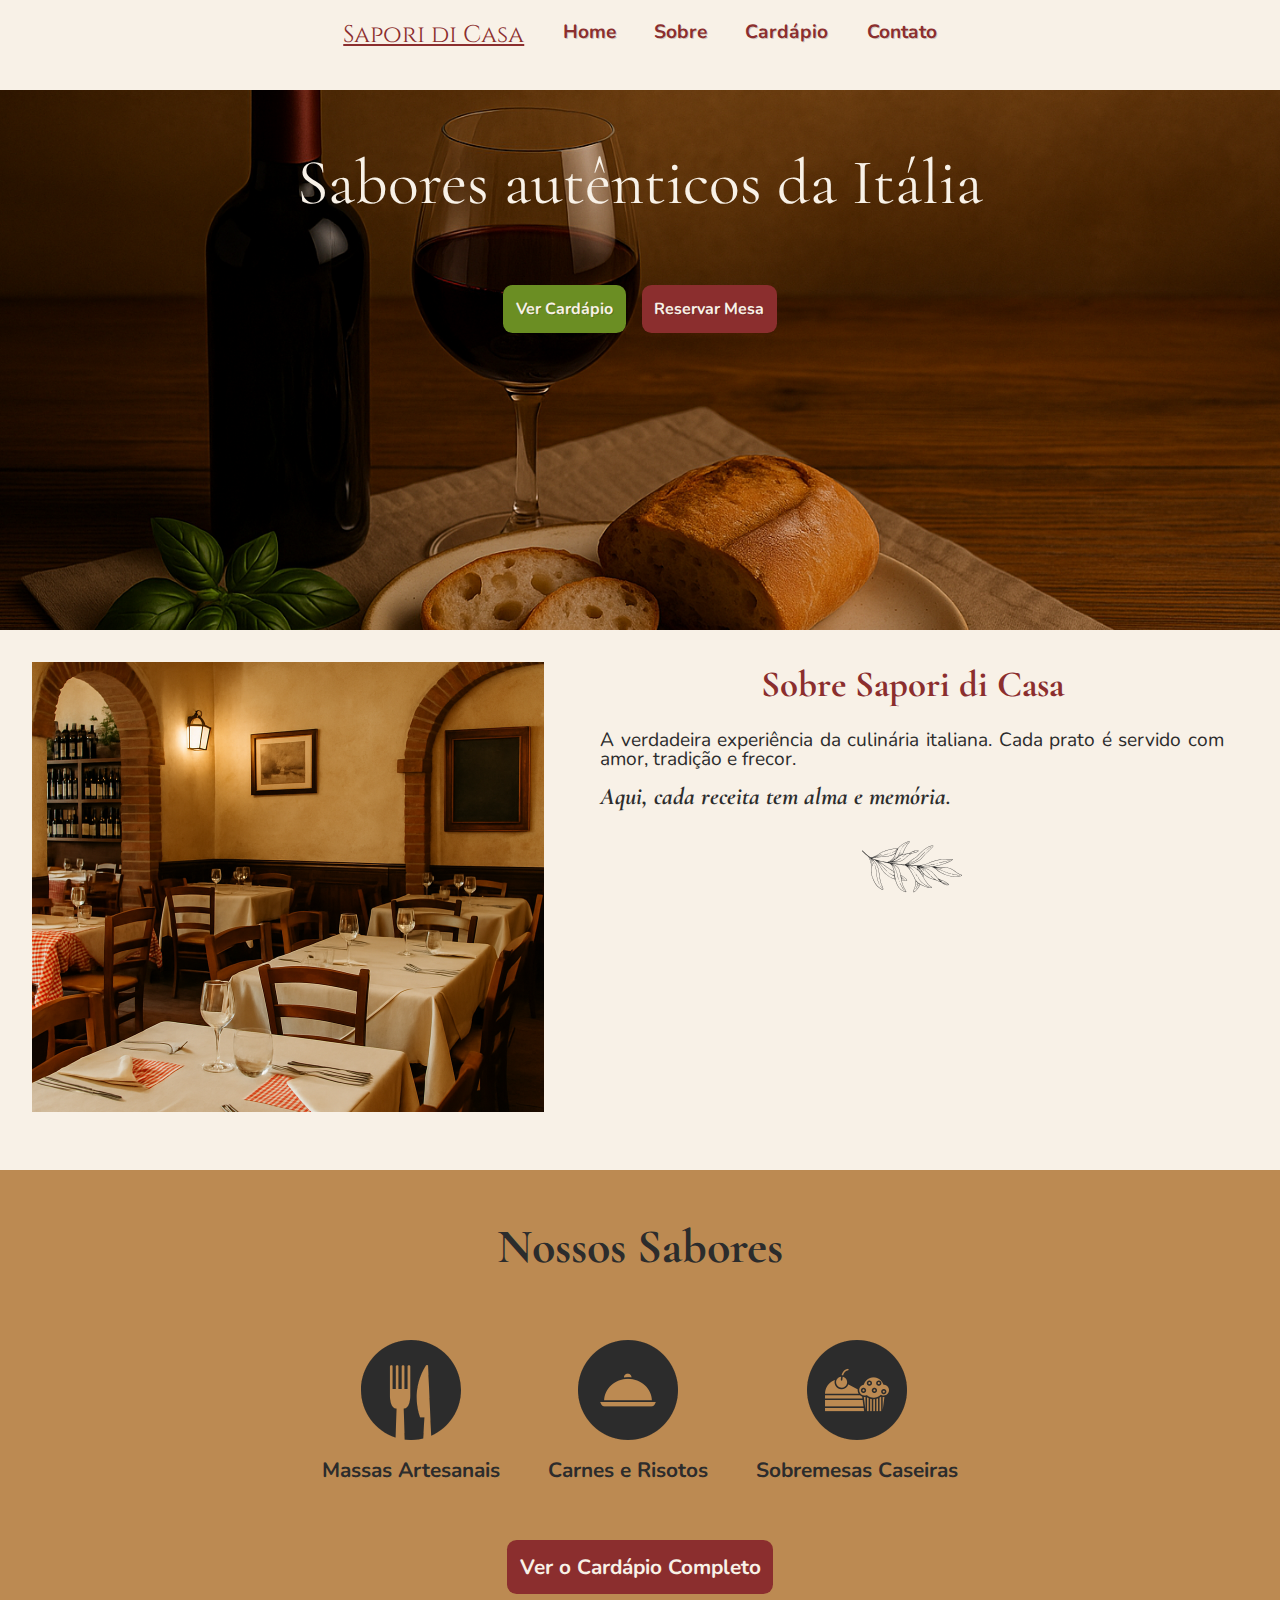
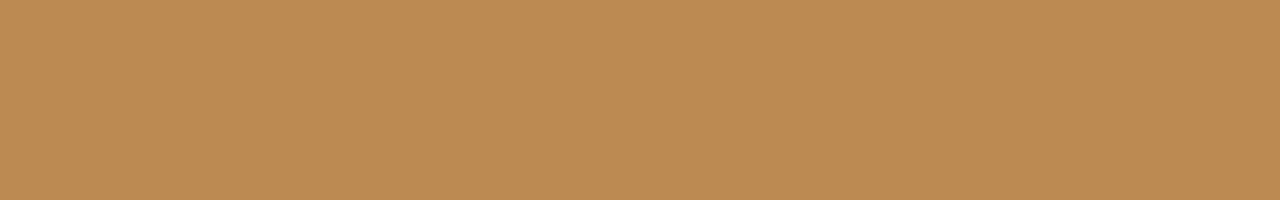
<file: index.html>
<!DOCTYPE html>
<html lang="pt-br">
<head>
    <meta charset="UTF-8">
    <meta name="viewport" content="width=device-width, initial-scale=1.0">
    <title>Sapori di Casa</title>
    <link rel="stylesheet" href="style.css">
</head>
<body>
    <header>
        <nav class="menu">
            <a href="index.html" class="logo">Sapori di Casa</a>
            <a href="index.html" class="menu">Home</a>
            <a href="sobre-nos.html" class="menu">Sobre</a>
            <a href="cardapio.html" class="menu">Cardápio</a>
            <a href="contato.html" class="menu">Contato</a>
        </nav>
    </header>
    <main>
        <section class="hero">
            <h1>Sabores autênticos da Itália</h1>
        <nav class="hero">
            <ul class="hero">
                <li class="cardapio"><a href="cardapio.html">Ver Cardápio</a></li>
                <li class="reserva"><a href="contato.html">Reservar Mesa</a></li>
            </ul>
        </nav>
        </section>
        <section class="sobre">
            <div class="sobre" id="imagem"></div>
            <div class="sobre" id="texto">
                <h2 class="sobre">Sobre Sapori di Casa</h2>
                <p>A verdadeira experiência da culinária italiana. Cada prato é servido com amor, tradição e frecor.</p>
                <p class="destaque">Aqui, cada receita tem alma e memória.</p>
                <img src="imagens/ramo.png.png" alt="ramo de azeitona" class="ramo">
            </div>
        </section>
        <section class="sabores">
            <h2>Nossos Sabores</h2>
            <ul class="sabores">
                <li>
                    <figure>
                        <img src="imagens/talher.png" alt="Ícone talher">
                        <figcaption>Massas Artesanais</figcaption>
                    </figure>
                </li>
                <li>
                    <figure>
                        <img src="imagens/choche.png" alt="Ícone cloche">
                        <figcaption>Carnes e Risotos</figcaption>
                    </figure>
                </li>
                <li>
                    <figure>
                        <img src="imagens/sobremesa.png" alt="Ícone sobremesa">
                        <figcaption>Sobremesas Caseiras</figcaption>
                    </figure>
                </li>
            </ul>
            <a href="cardapio.html"><button class="cardapio">Ver o Cardápio Completo</button></a>
        </section>
        <section class="reservas">

        </section>
    </main>
</body>
</html>
</file>
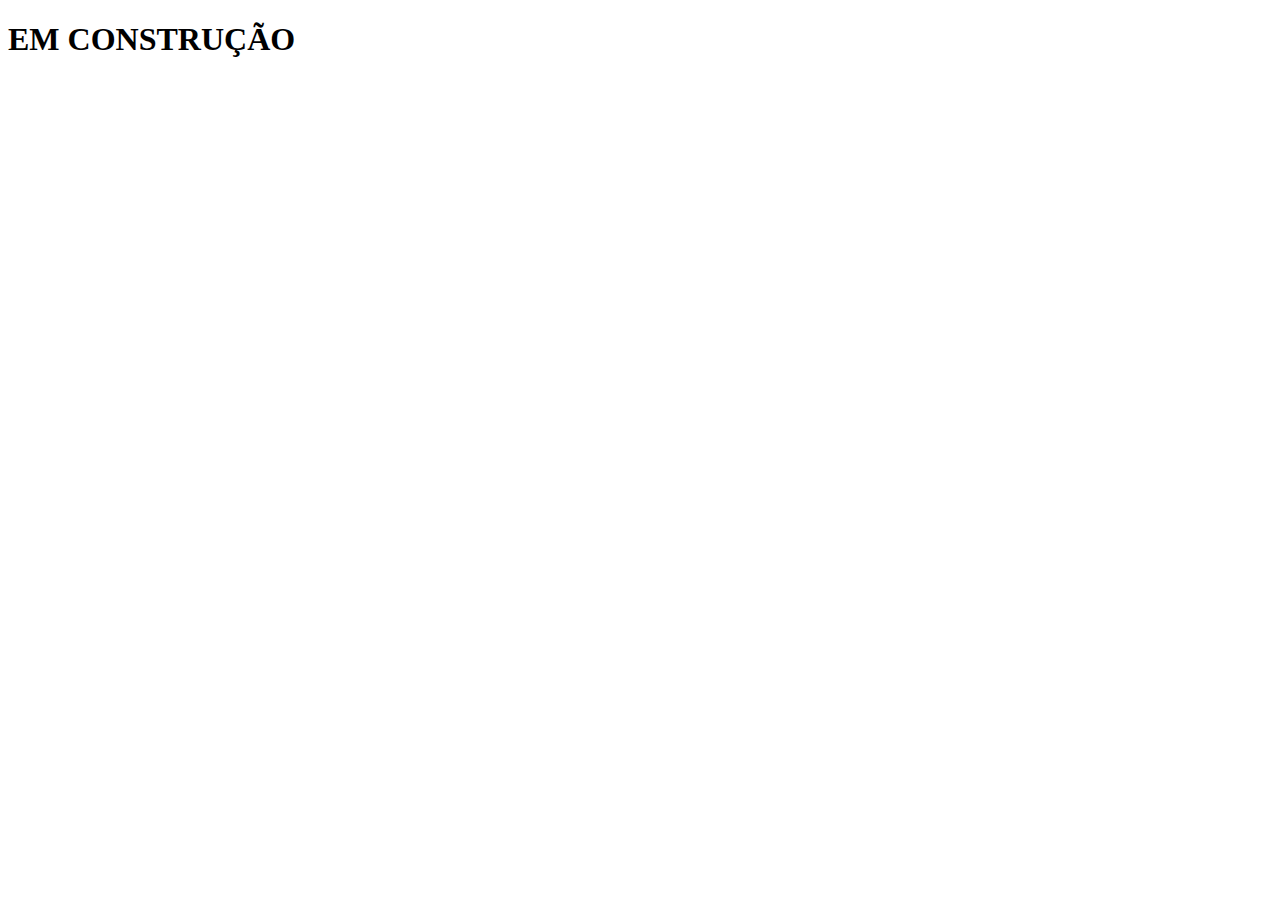
<file: cardapio.html>
<!DOCTYPE html>
<html lang="pt-br">
<head>
    <meta charset="UTF-8">
    <meta name="viewport" content="width=device-width, initial-scale=1.0">
    <title>Cardápio</title>
</head>
<body>
    <h1>EM CONSTRUÇÃO</h1>
</body>
</html>
</file>
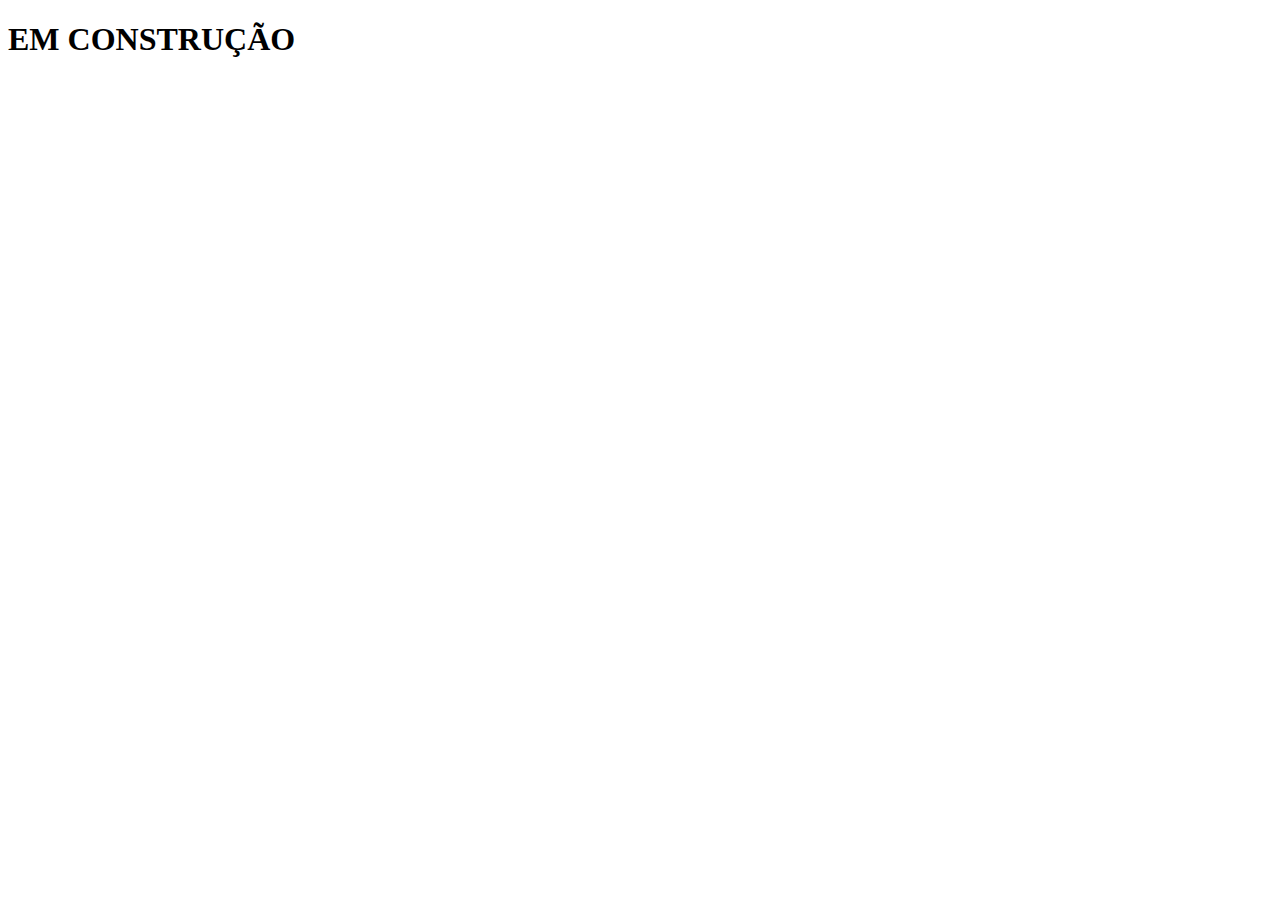
<file: contato.html>
<!DOCTYPE html>
<html lang="pt-br">
<head>
    <meta charset="UTF-8">
    <meta name="viewport" content="width=device-width, initial-scale=1.0">
    <title>Contato</title>
</head>
<body>
    <h1>EM CONSTRUÇÃO</h1>
</body>
</html>
</file>
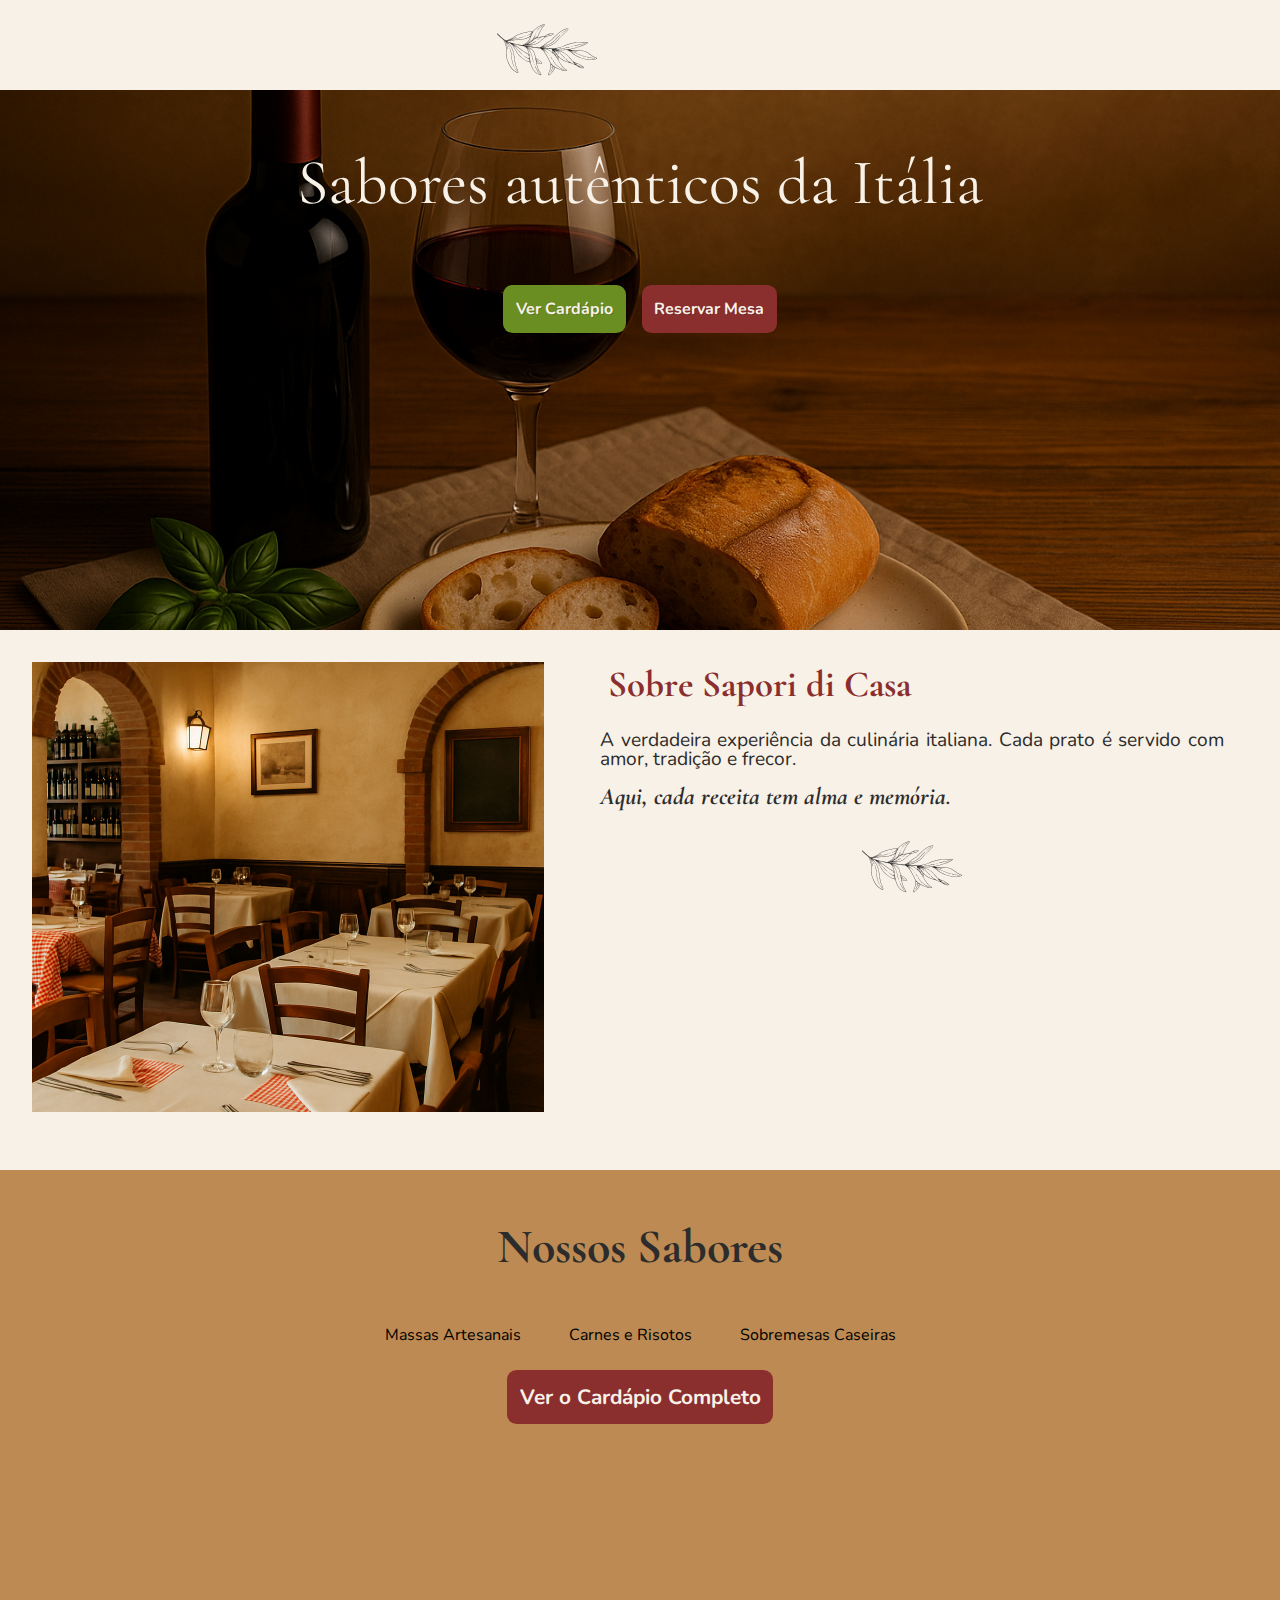
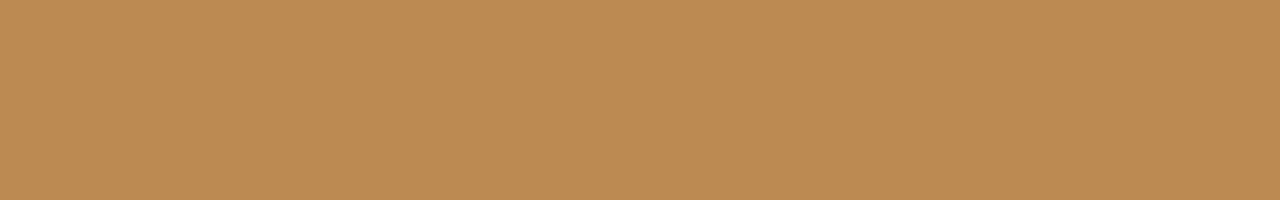
<file: home.html>
<!DOCTYPE html>
<html lang="pt-br">
<head>
    <meta charset="UTF-8">
    <meta name="viewport" content="width=device-width, initial-scale=1.0">
    <title>Sapori di Casa</title>
    <link rel="stylesheet" href="style.css">
</head>
<body>
    <header>
        <nav class="menu">
            <img src="imagens/ramo.png.png" alt="logo" class="logo">
            <a href="home.html">Home</a>
            <a href="sobre-nos.html">Sobre</a>
            <a href="cardapio.html">Cardápio</a>
            <a href="contato.html">Contato</a>
        </nav>
    </header>
    <main>
        <section class="hero">
            <h1>Sabores autênticos da Itália</h1>
        <nav class="hero">
            <ul class="hero">
                <li class="cardapio"><a href="cardapio.html">Ver Cardápio</a></li>
                <li class="reserva"><a href="contato.html">Reservar Mesa</a></li>
            </ul>
        </nav>
        </section>
        <section class="sobre">
            <div class="sobre" id="imagem"></div>
            <div class="sobre" id="texto">
                <h2>Sobre Sapori di Casa</h2>
                <p>A verdadeira experiência da culinária italiana. Cada prato é servido com amor, tradição e frecor.</p>
                <p class="destaque">Aqui, cada receita tem alma e memória.</p>
                <img src="imagens/ramo.png.png" alt="ramo de azeitona" class="ramo">
            </div>
        </section>
        <section class="sabores">
            <h2>Nossos Sabores</h2>
            <ul class="sabores">
                <li>Massas Artesanais</li>
                <li>Carnes e Risotos</li>
                <li>Sobremesas Caseiras</li>
            </ul>
            <button class="cardapio">Ver o Cardápio Completo</button>
        </section>
    </main>
</body>
</html>
</file>
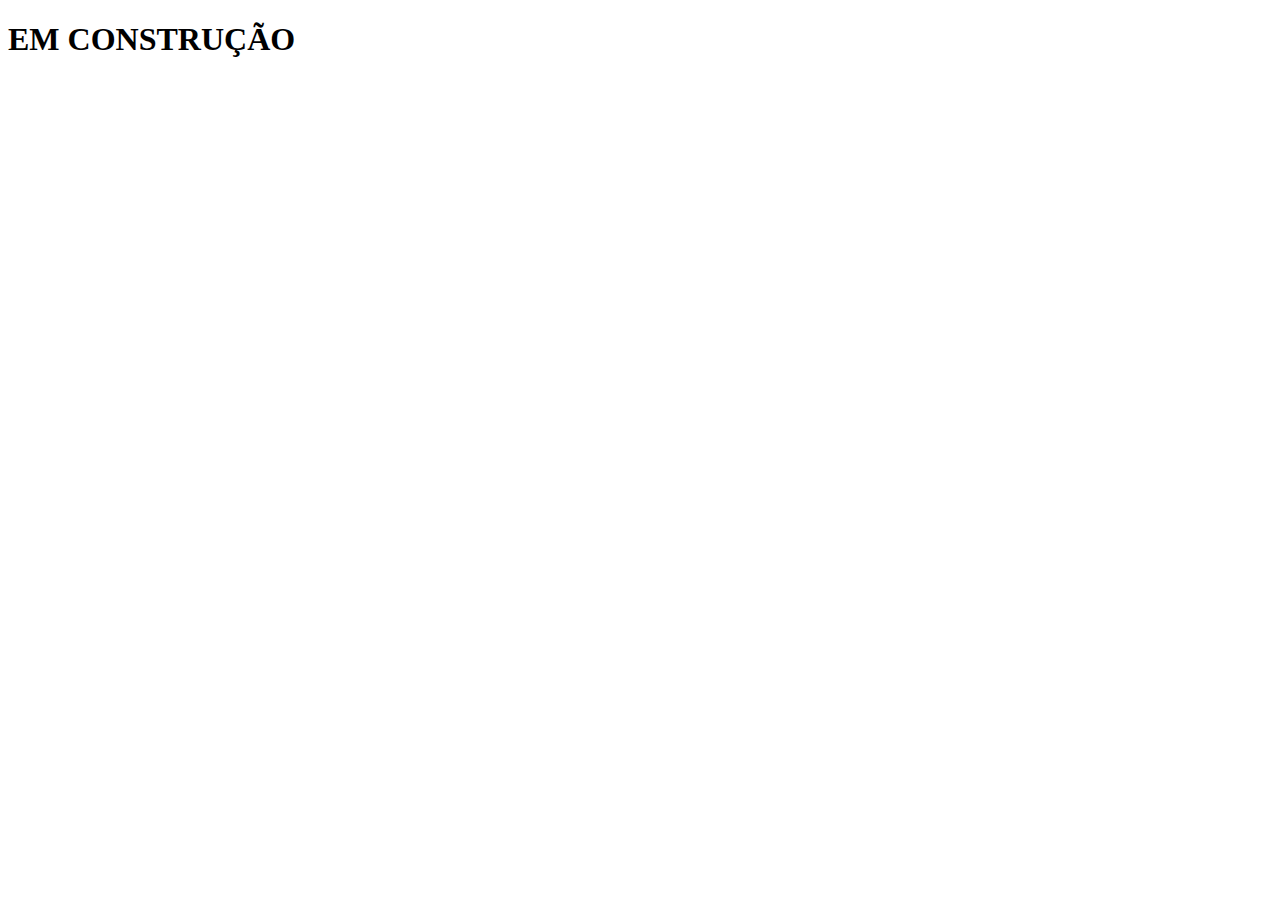
<file: sobre-nos.html>
<!DOCTYPE html>
<html lang="pt-br">
<head>
    <meta charset="UTF-8">
    <meta name="viewport" content="width=device-width, initial-scale=1.0">
    <title>Sobre nós</title>
</head>
<body>
    <h1>EM CONSTRUÇÃO</h1>
</body>
</html>
</file>
<file: style.css>
@charset "UTF-8";

@import url('https://fonts.googleapis.com/css2?family=Cinzel:wght@400..900&family=Cormorant+Garamond:ital,wght@0,300..700;1,300..700&family=Nunito:ital,wght@0,200..1000;1,200..1000&display=swap');

:root {
    --cor1: #8B2E2E;
    --cor1dark: #551c1c;
    --cor2: #F8F1E7;
    --cor3: #6B8E23;
    --cor3dark: #445a17;
    --cor4: #5C4033;
    --cor5: #2C2C2C;
    --fonte1: Cinzel, serif;
    --fonte2: Cormorant Garamond, serif;
    --fonte3: Nunito, serif;
}
* {
    margin: 0px;
    padding: 0px;
}

header {
    width: 100%;
    height: 10vh;
    background-color: var(--cor2);
    position: fixed;
}

a.logo {
    font-family: var(--fonte1);
    font-size: 1.5em;
    text-decoration: underline;
    color: var(--cor1);
    padding: 1.2rem;
    
}

nav.menu {
    max-width: 2000px;
    display: flex;
    flex-direction: row;
    justify-content: center;
}

nav.menu > a.menu {
    color: var(--cor1);
    font-family: var(--fonte3);
    font-weight: bold;
    font-size: 1.2em;
    padding: 1.2rem;
    text-shadow: 1px 1px 0px rgba(0, 0, 0, 0.178);
}

nav.menu > a.menu:hover {
    text-decoration: underline;
    color: var(--cor1dark);
}

section.hero {
    height: 70vh;
    background-color: var(--cor2);
    background-image: url(imagens/header-home.png);
    background-position: center center;
    background-size: cover;
    background-repeat: no-repeat;
    background-attachment: fixed;
}

h1 {
    font-family: var(--fonte2);
    font-weight: normal;
    color: var(--cor2);
    text-align: center;
    padding: 9rem 3rem 3rem 3rem;
    font-size: 4em;
    
}

nav.hero {
    max-width: 2000px;
    margin: auto;
    padding: 1rem 10rem;

    display: flex;
    flex-direction: row;
    justify-content: center;
    align-items: center;
    text-shadow: 1px 1px 0px rgba(0, 0, 0, 0.185);
}

ul {
    list-style: none;
}

a {
    color: var(--cor2);
    text-decoration: none;
}

ul.hero {
    display: flex;
    flex-direction: row;
    gap: 1rem;
}

.cardapio {
    font-family: var(--fonte3);
    background-color: var(--cor3);
    color: var(--cor2);
    padding: 0.8rem;
    border-radius: 0.6rem;
    font-weight: bold;
}

.cardapio:hover {
    background-color: var(--cor3dark);
}

.reserva {
    font-family: var(--fonte3);
    background-color: var(--cor1);
    color: var(--cor2);
    padding: 0.8rem;
    border-radius: 0.6rem;
    font-weight: bold;
}

.reserva:hover {
    background-color: var(--cor1dark);
}

section.sobre {
    background-color: var(--cor2);
    display: flex;
    flex-direction: row;
    gap: 1rem;
    height: 60vh;
}

h2.sobre {
    text-align: center;
}

div#imagem {
    background-color: var(--cor2);
    background-image: url(imagens/sobre-nos.png);
    background-position: center center;
    background-size: cover;
    background-repeat: no-repeat;
    width: 40vw;
    height: 50vh;
    margin: 2rem 2rem 2rem 2rem;
}

div#texto {
    width: 50vw;
    height: 50vh;
    text-align: justify;
    padding-top: 1rem;
}

h2 {
    font-family: var(--fonte2);
    font-size: 2.3em;
    color: var(--cor1);
    padding: 1rem;
}

div.sobre > p {
    font-family: var(--fonte3);
    padding: 0.5rem;
    font-size: 1.2em;
    color: var(--cor5);
    line-height: 1em;
}

div.sobre > p.destaque {
    font-family: var(--fonte2);
    font-style: italic;
    font-weight: bold;
    font-size: 1.5em;
}

img.ramo {
    display: block;
    margin: auto;
}

section.sabores {
    height: 70vh;
    background-color: #BC8A52;
}

section.sabores > h2 {
    font-family: var(--fonte2);
    font-size: 3em;
    color: var(--cor5);
    text-align: center;
    padding: 3rem 1.5rem 1.5rem 1.5rem;
}

ul.sabores {
    display: flex;
    flex-direction: row;
    gap: 3rem;
    justify-content: center;
    font-family: var(--fonte3);
    padding: 1.5rem;
}

figure > img {
    display: block;
    margin: auto;
    padding: 1rem;
}

figcaption {
    font-family: var(--fonte3);
    font-weight: bold;
    font-size: 1.3em;
    color: var(--cor5);
    padding-bottom: 2rem;
}

button.cardapio {
    display: block;
    margin: auto;
    background-color: var(--cor1);
    font-family: var(--fonte3);
    font-size: 1.3em;
    border: none;
    cursor: pointer;
}

button.cardapio:hover {
    background-color: var(--cor1dark);
}
</file>
